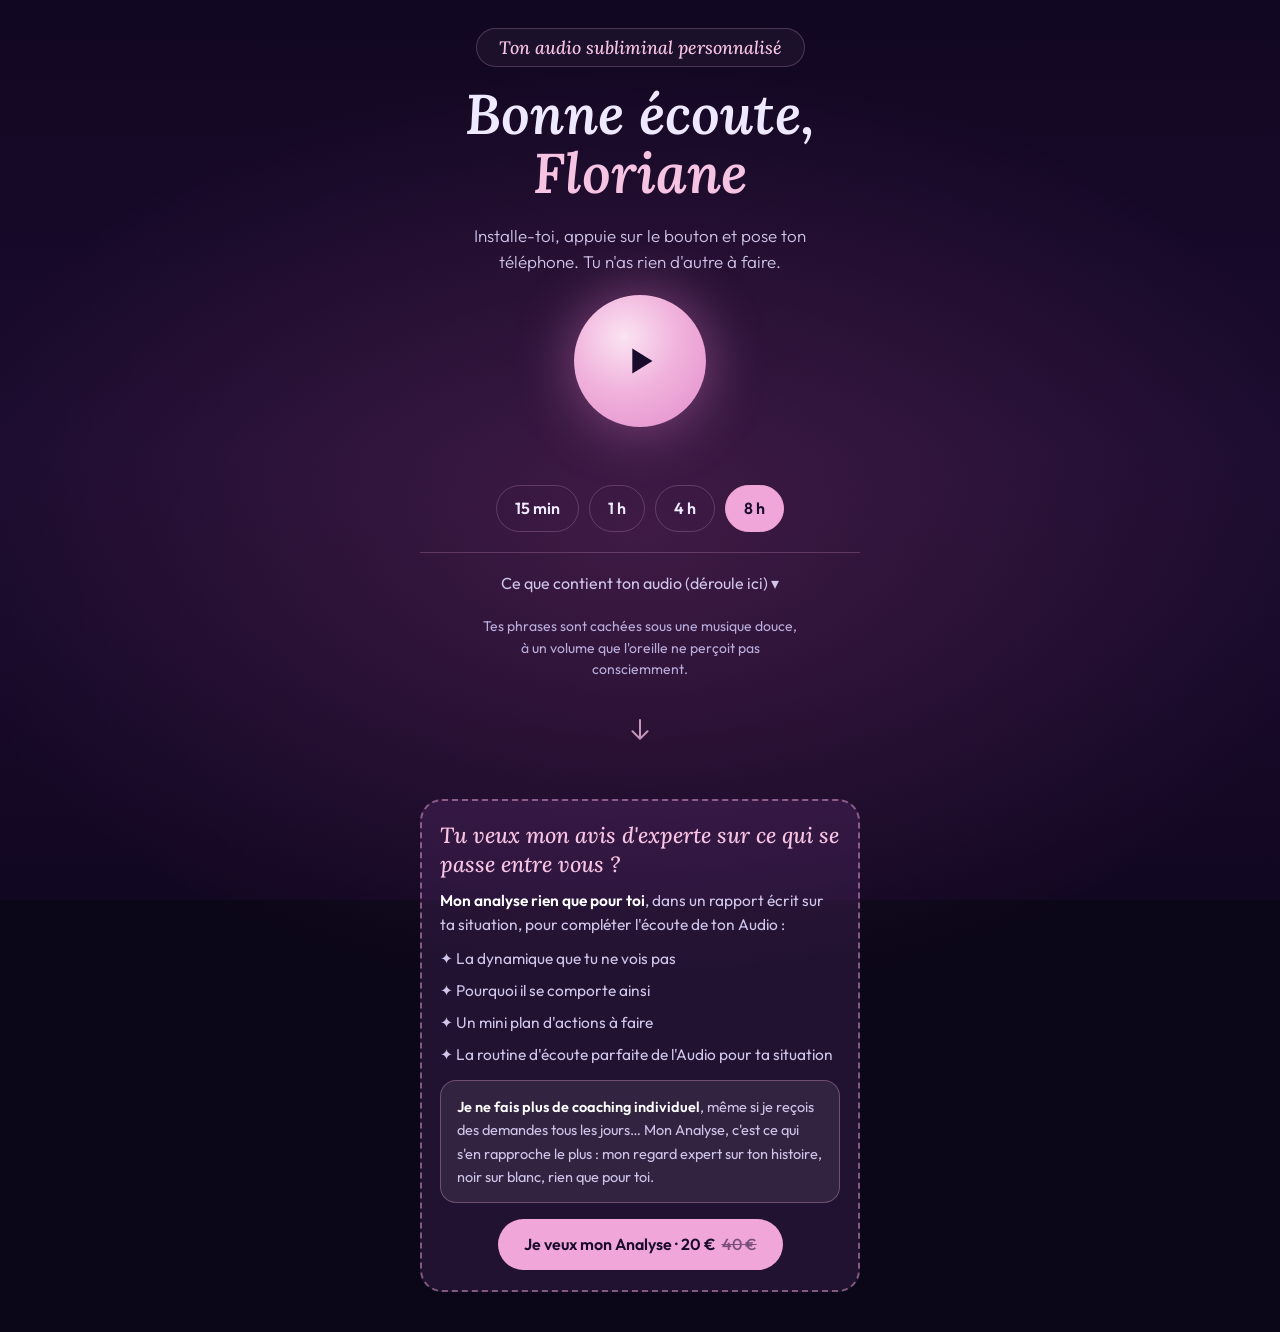
<file: index.html>
<!doctype html>
<html lang="fr"><head><meta charset="utf-8"><meta name="viewport" content="width=device-width,initial-scale=1,viewport-fit=cover">
<meta name="robots" content="noindex,nofollow"><meta name="theme-color" content="#150a2e">
<meta name="apple-mobile-web-app-capable" content="yes"><meta name="apple-mobile-web-app-status-bar-style" content="black-translucent"><meta name="apple-mobile-web-app-title" content="Mon Audio">
<title>Ton audio subliminal personnalisé</title>
<link rel="stylesheet" href="../commun/page.css">
</head><body>
<script>window.PAGE={"prenom":"Floriane","affirmations":["Je suis inoubliable, m'aimer est irrésistible.","Je suis son choix pour toujours, s'engager avec moi est naturel et rassurant.","Un nouveau chapitre passionnant de ma vie commence.","Je sais que je suis son évidence.","Je suis l'obsession douce qui occupe constamment l'esprit de Rayan.","Je me choisis vraiment, et je le montre dans chacun de mes gestes.","Je ne reste pas dans l'ombre : je suis visible dans la vie de Rayan.","Je suis la priorité de Rayan, la personne la plus importante pour lui.","Je n'ai pas besoin de me faire petite pour être gardée.","Mon temps est précieux, et je le remplis de ce qui me fait du bien.","Je suis sa petite amie, jamais un passe-temps pour lui.","Notre relation est officielle, claire, et je me sens pleinement sa petite amie.","Je mérite d'être choisie ouvertement, sans rien avoir à prouver.","Nous faisons des dates, des weekends quelque part, des vacances ensemble.","Je mérite des nouvelles, de la clarté et de la douceur dans ce lien.","Les idées de voyages se concrétisent.","Mon esprit est paisible, je ne spirale plus sur ce que j'ai dit ou fait.","Mes soirées m'appartiennent : je choisis ce que j'en fais.","Je suis assez, entièrement, telle que je suis.","Je me sens en sécurité dans ce lien, même quand Rayan a besoin de se ressourcer.","Je me libère de ces doutes dûs au chaud-froid de Rayan.","Je n'ai plus à me demander où je me situe : je suis sereine.","Je donne autant de poids aux actes qu'aux mots, et je garde mon cap.","Ma présence est précieuse, je n'ai jamais à me cacher.","Je mérite d'être vue au grand jour, pas seulement tard le soir.","Je me sens légère et confiante dans ce que je vis avec Rayan.","Je suis une priorité, jamais une option.","Avec Rayan, je me sens choisie, importante et pleinement à ma place.","Je me mets sur un piédestal, et Rayan aussi me met haut dans son estime.","Quand mon téléphone reste silencieux, ma valeur ne bouge pas et je reste en paix."],"audio":"audio.mp4","offre":"Audio","stripe":"https://buy.stripe.com/28E7sM3Cp8Si6ai7Ya6wE0r"};</script>
<script src="../commun/page.js"></script>
</body></html>
</file>
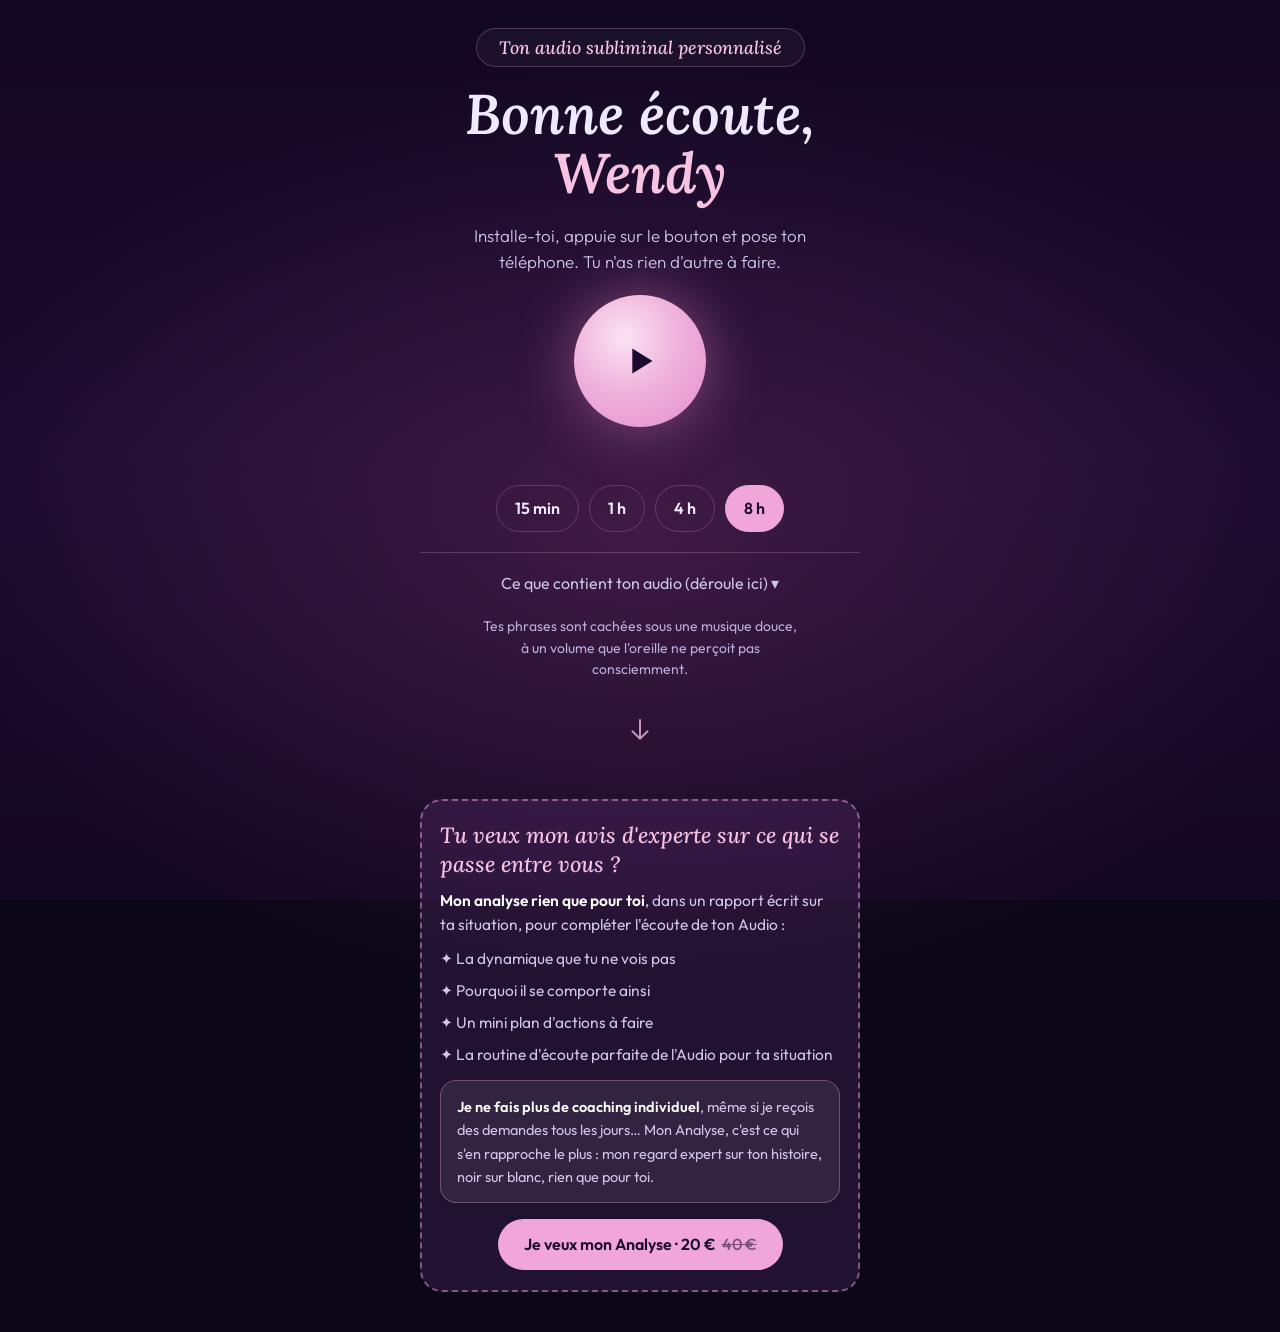
<file: 1024-wendy/index.html>
<!doctype html>
<html lang="fr"><head><meta charset="utf-8"><meta name="viewport" content="width=device-width,initial-scale=1,viewport-fit=cover">
<meta name="robots" content="noindex,nofollow"><meta name="theme-color" content="#150a2e">
<meta name="apple-mobile-web-app-capable" content="yes"><meta name="apple-mobile-web-app-status-bar-style" content="black-translucent"><meta name="apple-mobile-web-app-title" content="Mon Audio">
<title>Ton audio subliminal personnalisé</title>
<link rel="stylesheet" href="../commun/page.css">
</head><body>
<script>window.PAGE={"prenom":"Wendy","affirmations":["Je reste en paix face au silence radio et je ne panique plus lorsque Murphy ne répond pas.","Je ne dépends plus de l'humeur des autres, de Murphy, pour me sentir bien et en sécurité.","Je ne suis plus dans l'attente d'un message, d'un appel ou d'une réponse de Murphy pour avancer dans ma vie.","Je ne rumine plus et je ne cherche plus constamment à comprendre le comportement de Murphy.","Je lâche prise sur ce que je ne peux pas contrôler et je retrouve ma paix intérieure, indépendamment des décisions de Murphy.","Mes pensées sont libres, et elles reviennent vers ma propre vie.","Je me détache émotionnellement de cette histoire, et ça me fait du bien.","Ma vie avance à mon rythme, et elle me plaît.","Je me recentre sur moi-même, et je me sens enfin à ma place.","Je suis patiente avec moi-même, et je laisse le temps faire son œuvre.","J'accepte que les décisions de Murphy lui appartiennent.","Mon bien-être est réel, et il vient de moi.","S'il doit revenir un jour, il reviendra, et moi je vis ma vie.","Je me sens légère, et mon cœur s'apaise jour après jour.","Je tourne la page avec douceur et je vais de l'avant.","Même si Murphy rencontre quelqu'un, je reste stable et en sécurité en moi.","Je suis apaisée avec ce que je sais, même sans toute la vérité.","Ma sérénité m'appartient, quoi que Murphy pense ou fasse.","Je fais ma part en toute confiance, et je lui laisse la sienne.","Cette histoire peut se clore en moi, sans dernière conversation.","J'ai reconnu mes torts, et je me pardonne pleinement.","Mon calme est solide, avec ou sans réponse.","Ma paix intérieure est déjà là, et je me l'offre maintenant.","Ma valeur est entière, quelle que soit la réponse des autres.","Je sais me rassurer moi-même, avec tendresse.","Je reste entière, même face au silence.","Mon amour est sincère, et il n'a pas besoin d'être rendu pour avoir de la valeur.","J'accueille mes émotions avec calme, et c'est moi qui choisis mes réactions.","Mon esprit est clair, et ma journée m'appartient.","J'ai eu le courage d'aimer et d'être honnête, et je suis fière de moi."],"audio":"audio.mp4","offre":"Audio"};</script>
<script src="../commun/page.js"></script>
</body></html>
</file>
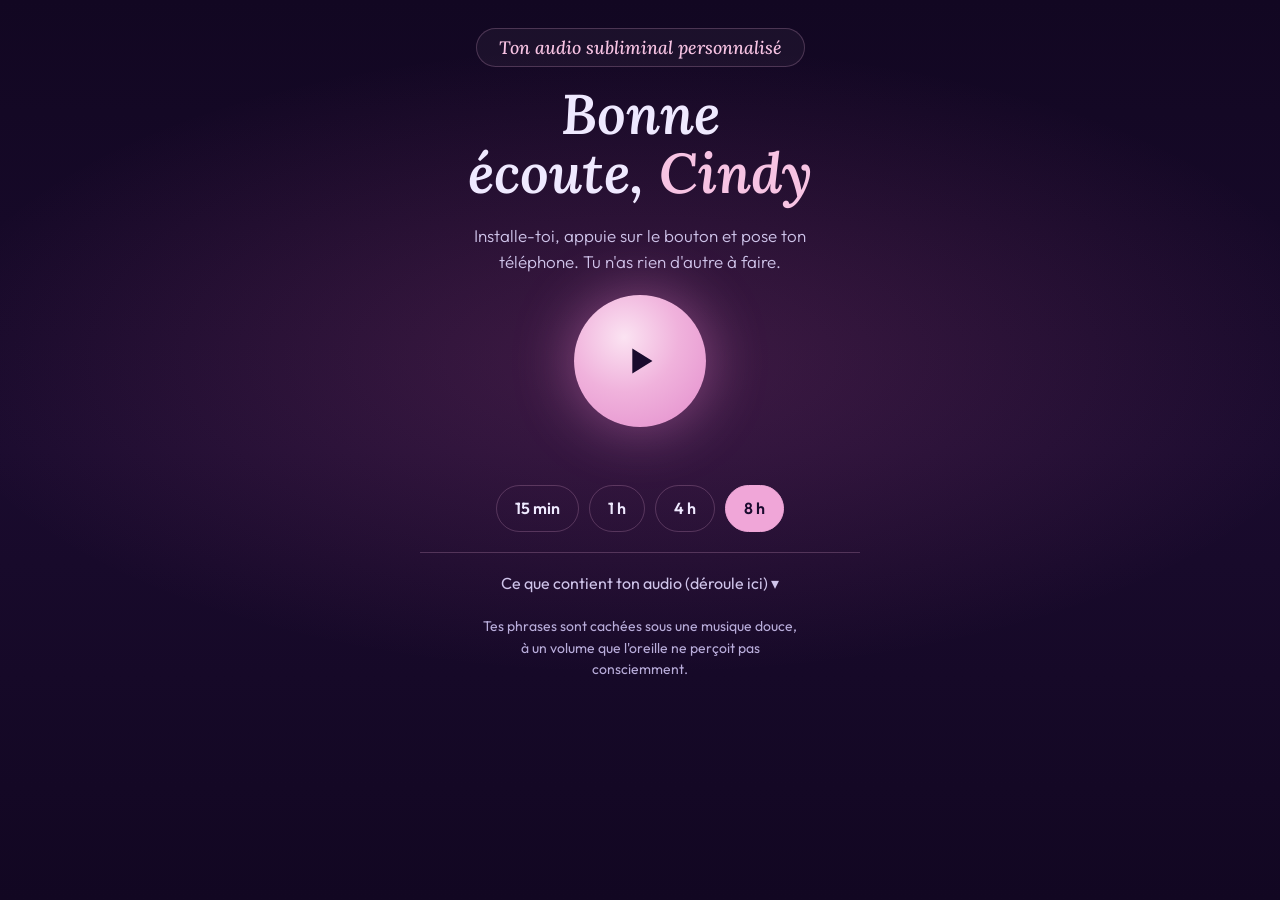
<file: 1025-cindy/index.html>
<!doctype html>
<html lang="fr"><head><meta charset="utf-8"><meta name="viewport" content="width=device-width,initial-scale=1,viewport-fit=cover">
<meta name="robots" content="noindex,nofollow"><meta name="theme-color" content="#150a2e">
<meta name="apple-mobile-web-app-capable" content="yes"><meta name="apple-mobile-web-app-status-bar-style" content="black-translucent"><meta name="apple-mobile-web-app-title" content="Mon Audio">
<title>Ton audio subliminal personnalisé</title>
<link rel="stylesheet" href="../commun/page.css">
</head><body>
<script>window.PAGE={"prenom":"Cindy","affirmations":["je suis une femme qui n’a pas besoin des messages de Jayden pour être heureuse","mon bonheur ne dépend que de moi et moi seule","Je reste calme, que Jayden écrive ou non.","je ne comble pas les silences que Jayden laisse, je fais autre chose","je reste dans mon énergie féminine et j’accepte de recevoir","Je pense à moi chaque jour, et ça me fait du bien.","Quand l'envie d'écrire à Jayden monte, je fais dix minutes d'autre chose.","Je n'ai pas besoin de tout porter pour être choisie.","Mon vendredi soir m'appartient, je le remplis comme j'en ai envie.","Mon besoin de clarté est légitime, il n'a rien d'excessif.","Le dimanche matin, j'ai déjà ma journée, sans attendre Jayden.","Je ne suis pas trop quand je dis ce que je ressens.","Je fixe mon week-end le jeudi, sans créneau « au cas où ».","Ma valeur ne change pas selon l'attention que Jayden me donne.","Je ne reste plus seule sur un quai à attendre Jayden.","Je peux aimer sans m'oublier, mon temps compte autant que le sien.","Je n'ai plus à tout expliquer en dix paragraphes pour mériter une réponse.","Je n'ai pas à prouver mon amour à Jayden pour être respectée.","Je peux vivre sans certaines questions sans réponses.","Mon besoin de vérité est une boussole, pas un défaut.","Je me fie à ce que j'ai vécu : les « j'arrive » sans actes, le quai de la gare du Nord.","Je peux rester tranquille sans réponse, je sais ce que je vaux.","Je suis fière de ma décision forte de ce matin-là.","Je ne cours pas après Jayden, je reste avec moi-même.","Je suis fière d'avoir posé une limite ce matin-là.","Je choisis des sorties qui me ressemblent : un resto, une balade.","Je mérite que les paroles de Jayden soient suivies d'actes.","Je pose mon téléphone loin du lit, mon sommeil m'appartient.","Je suis assez, même quand Jayden ne me rassure pas.","Je vois Jayden tel qu'il est, pas tel qu'il promet."],"audio":"audio.mp4","offre":"Audio + Analyse","stripe":""};</script>
<script src="../commun/page.js"></script>
</body></html>
</file>
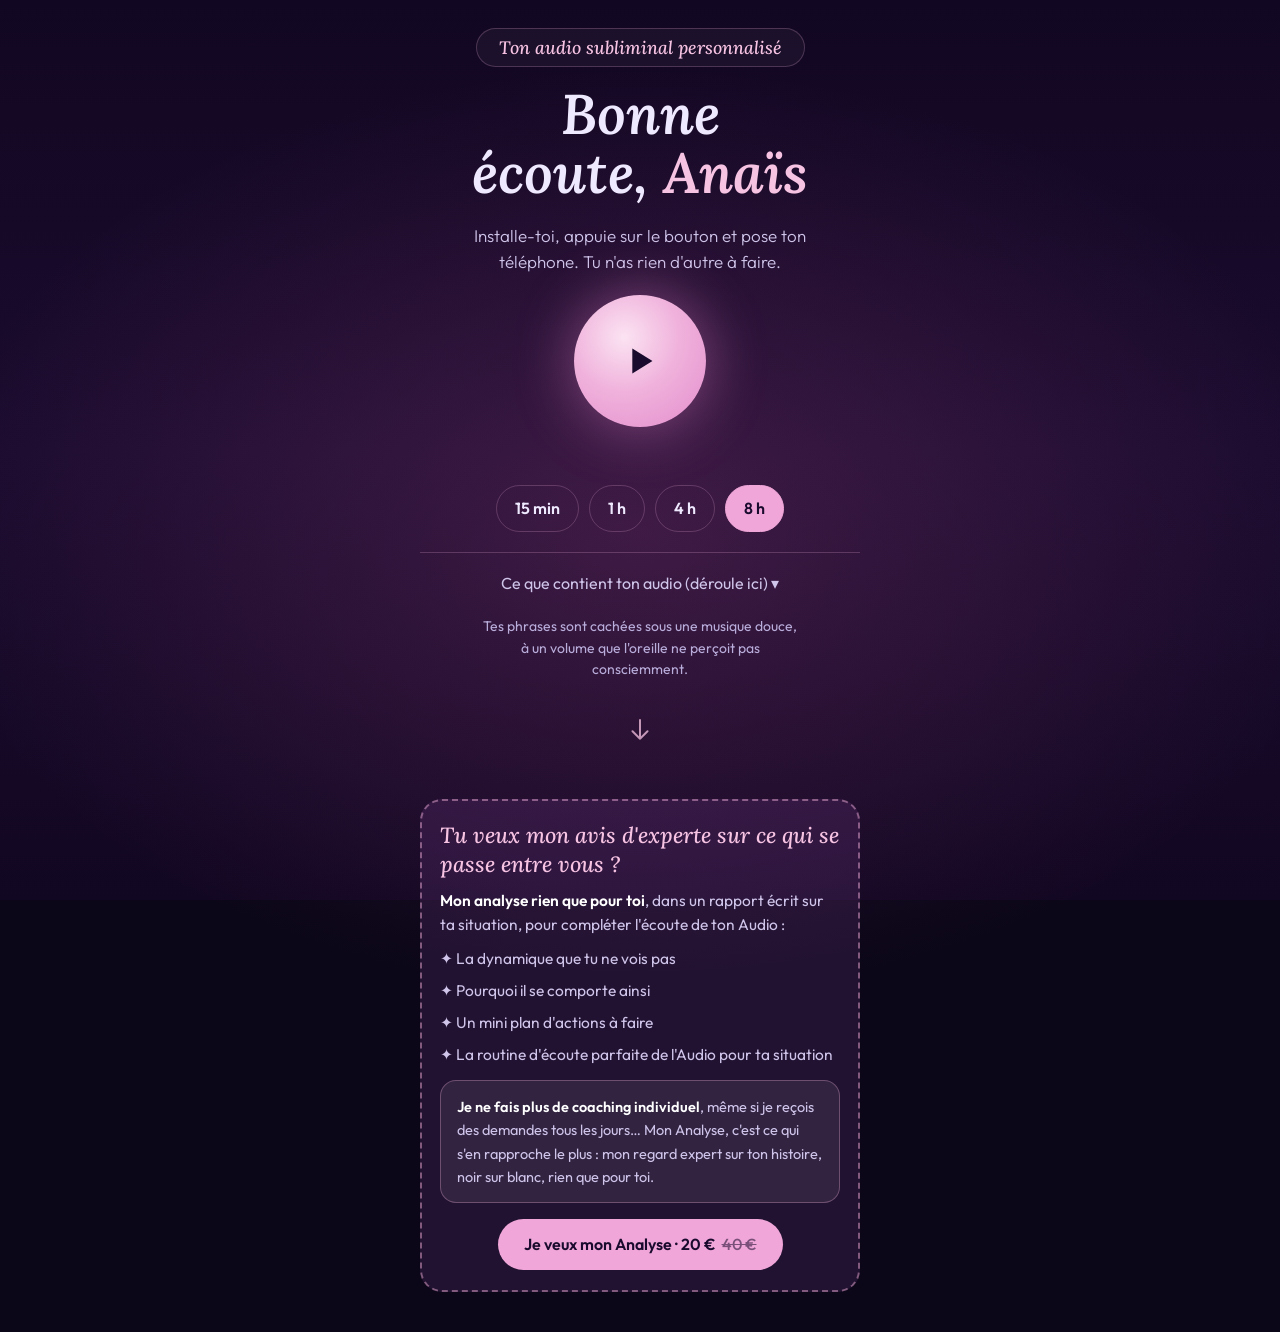
<file: 1026-anais/index.html>
<!doctype html>
<html lang="fr"><head><meta charset="utf-8"><meta name="viewport" content="width=device-width,initial-scale=1,viewport-fit=cover">
<meta name="robots" content="noindex,nofollow"><meta name="theme-color" content="#150a2e">
<meta name="apple-mobile-web-app-capable" content="yes"><meta name="apple-mobile-web-app-status-bar-style" content="black-translucent"><meta name="apple-mobile-web-app-title" content="Mon Audio">
<title>Ton audio subliminal personnalisé</title>
<link rel="stylesheet" href="../commun/page.css">
</head><body>
<script>window.PAGE={"prenom": "Anaïs", "affirmations": ["Je suis la seule et l'unique aux yeux de Franck.", "Je suis constamment dans les pensées de Franck.", "Franck a l'envie irrépressible de me contacter.", "Je suis la femme avec qui Franck a envie de construire sa vie.", "Je suis l'amour de sa vie.", "Franck revient vers moi pour construire quelque chose de solide.", "Je sais ce qui compte pour moi : une relation solide.", "Les projets d'avenir que j'imagine avec Franck sont clairs en moi.", "Franck revient vers moi, le cœur ouvert.", "Ce que nous avions commencé à comprendre l'un de l'autre, je le garde en moi.", "J'accueille un homme qui s'engage pleinement avec moi.", "Je mérite de me sentir en sécurité dans l'amour.", "Je me souviens que nous avons appris à nous apprivoiser, et cela comptait.", "Je vis une histoire qui avance, avec des projets à deux.", "Franck me regarde et voit en moi la femme de sa vie.", "Je construis quelque chose avec lui.", "Ma valeur ne dépend pas de la vie sentimentale de Franck.", "Je suis calme quand je pense à son ex.", "Je respire, même quand mes pensées tournent autour de lui.", "Après presque 4 ans sans contact, nos coeurs sont toujours là.", "Je suis progressivement débloquée de ses réseaux.", "Je me sens en sécurité en moi, même sans savoir ce que Franck vit.", "Je crois à un avenir avec lui, et cela me rassure.", "Je me libère de mon incompréhension face à la rupture.", "Je mérite d'être choisie pleinement et sans hésitation.", "Je ne suis remplaçable pour personne.", "Je suis assez, telle que je suis.", "Je n'ai rien gâché, je vaux la peine d'être aimée.", "Mon amour a de la valeur, et je le sais.", "Je n'ai plus à prouver que je mérite l'amour."], "audio": "audio.mp4", "offre": "Audio", "stripe": "https://buy.stripe.com/28E7sM3Cp8Si6ai7Ya6wE0r"};</script>
<script src="../commun/page.js"></script>
</body></html>
</file>
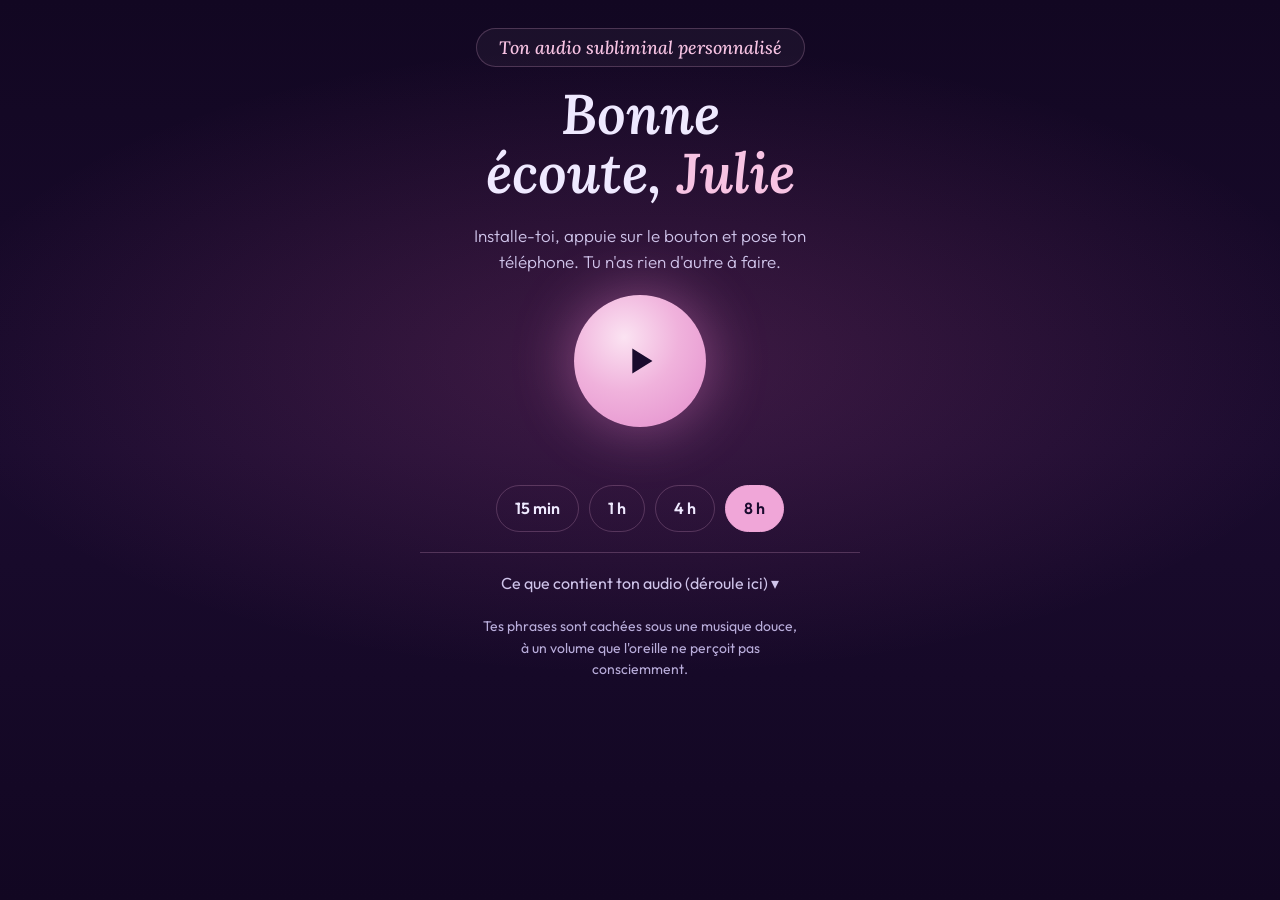
<file: 1027-julie/index.html>
<!doctype html>
<html lang="fr"><head><meta charset="utf-8"><meta name="viewport" content="width=device-width,initial-scale=1,viewport-fit=cover">
<meta name="robots" content="noindex,nofollow"><meta name="theme-color" content="#150a2e">
<meta name="apple-mobile-web-app-capable" content="yes"><meta name="apple-mobile-web-app-status-bar-style" content="black-translucent"><meta name="apple-mobile-web-app-title" content="Mon Audio">
<title>Ton audio subliminal personnalisé</title>
<link rel="stylesheet" href="../commun/page.css">
</head><body>
<script>window.PAGE={"prenom":"Julie","affirmations":["Je suis apaisée et sereine dans mes relations.","Je suis en sécurité.","Je suis assez.","Je mérite d'être aimée.","Je suis calme quand Ludovic met du temps à me contacter","Je décroche quand j'en ai envie, pas par réflexe, quand Ludovic appelle.","Je n'ai pas besoin d'être disponible à toute heure pour être choisie.","Un appel manqué de Ludovic n'est pas une occasion perdue.","Mon passé de ghosting ne dit rien de ce que je vaux.","Quand Ludovic se tait plusieurs jours, je relis ce que je vaux, et je me le redis : je suis assez.","Je ne gagne pas le droit d'être choisie, je l'ai déjà.","Je cesse de compter les jours de silence de Ludovic.","Mon calme m'appartient, il ne dépend d'aucun téléphone.","Ma valeur est là, avec ou sans message de Ludovic, et je n'ai pas à la prouver.","Je n'ai pas à guérir un homme pour mériter sa présence.","Mes deux soirées par semaine m'appartiennent, avec ou sans Ludovic.","Je suis irremplaçable dans ma propre vie, et je m'y installe.","Je dis ma limite une seule fois, calmement, et je la tiens.","Ce qu'on me dit clairement, je le prends au sérieux, même quand ça fait mal.","Je garde ensemble « jamais amoureux » et « tu me manques », et je choisis en conscience.","Je n'ai pas honte d'avoir attendu, j'apprends maintenant à me choisir moi.","Son « c'est pas pour te blesser » ne décide pas de ce que je vaux.","Je suis digne d'être choisie, même quand ça ne se voit pas encore.","Un baiser refusé avant de partir ne mesure pas ma valeur.","Je ne suis en compétition avec aucune autre femme, ni avec « une autre ».","Je donne beaucoup parce que j'ai du cœur, pas pour être gardée.","Avec Ludovic, je veux un lien clair, où je n'ai plus à deviner.","Je peux me sentir en sécurité même sans nouvelles de personne.","Je suis ancrée et une confiance nouvelle grandit en moi.","Je me choisis en premier, chaque jour, avec douceur."],"audio":"audio.mp4","offre":"Audio + Analyse","stripe":""};</script>
<script src="../commun/page.js"></script>
</body></html>
</file>
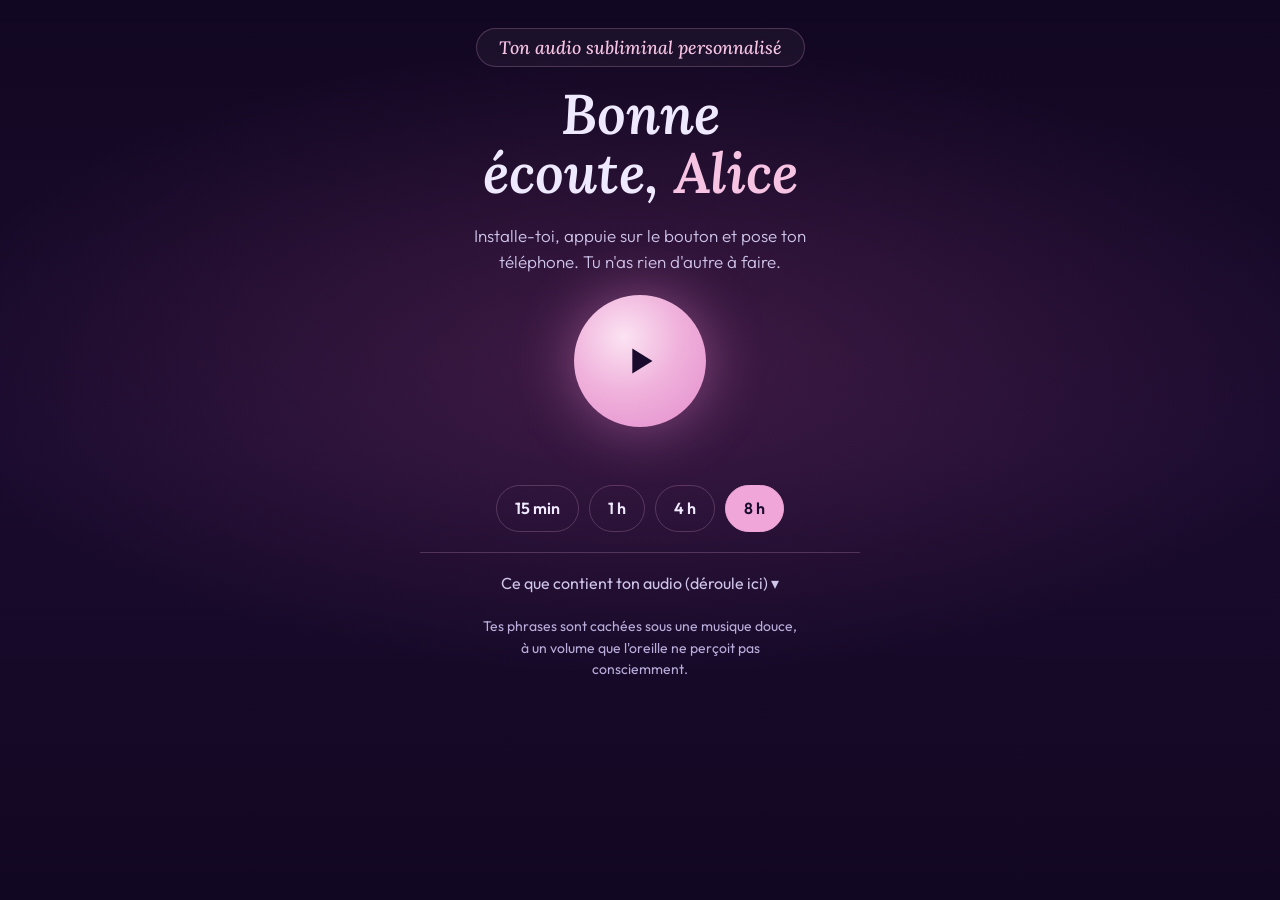
<file: 1029-alice/index.html>
<!doctype html>
<html lang="fr"><head><meta charset="utf-8"><meta name="viewport" content="width=device-width,initial-scale=1,viewport-fit=cover">
<meta name="robots" content="noindex,nofollow"><meta name="theme-color" content="#150a2e">
<meta name="apple-mobile-web-app-capable" content="yes"><meta name="apple-mobile-web-app-status-bar-style" content="black-translucent"><meta name="apple-mobile-web-app-title" content="Mon Audio">
<title>Ton audio subliminal personnalisé</title>
<link rel="stylesheet" href="../commun/page.css">
</head><body>
<script>window.PAGE={"prenom":"Alice","affirmations":["Je me sens pleinement puissante aimée et désirée auprès d’un homme qui sait aimer.","Je peux être pleinement moi même avec lui.","Je me sens aimée totalement et entièrement telle que je suis auprès de lui.","Je sais qu’il pose les actions justes et bonnes pour nous deux.","J’ai confiance en moi, en lui en nous et en la vie.","Quand un homme magnétique s'intéresse à moi, je reste là, et je reste moi.","Je n'ai pas à me diminuer pour qu'on me choisisse.","Je reste une minute de plus dans la conversation, et mon corps s'apaise.","Je peux être aimée sans me perdre ni m'oublier.","Je lâche le mode protection quand un regard se pose sur moi.","Je dis mon envie, le lieu, le plat, mon avis, et j'existe.","Ce que je ressens compte autant que ce que je vois chez lui.","Je dis non avec douceur quand au fond je sais que ça ne me convient pas.","Je n'ai pas besoin de garder mes distances pour me sentir en sécurité : je suis en sécurité en moi, même tout près de lui.","Je suis avec quelqu'un qui planifie de manière juste des moments avec moi.","Je peux recevoir ce qu'on m'offre sans me sentir redevable ni petite.","Je ne confonds plus ma fermeture avec un manque d'intérêt, c'est de la peur.","Mon besoin de profondeur n'est pas trop exigeant, il est juste.","Quand je pense à ceux qui me semblent à la hauteur, je reste à ma hauteur.","Je reste entière même quand quelqu'un me regarde vraiment.","Je ne rencontre plus des hommes juste pour éviter le risque.","Je n'attends plus d'être choisie, je me choisis déjà chaque jour.","Je reste là et je reste moi, je suis en sécurité.","Mon attirance compte, et je la prends au sérieux.","Je me libère de mes peurs vi-à-vis des autres et de moi.","Je souffre moins de mes anciennes blessures parce que je reste avec moi.","Avec celui qui saura m'inviter, je reçois l'invitation avec joie et simplicité.","Je suis assez belle et assez moi pour plaire à l'homme qui me verra.","Ensemble, nous rions, nous méditons, nous construisons, et tout reste fluide.","Je respire, je me sens en sécurité, et je laisse venir la sérénité."],"audio":"audio.mp4","offre":"Audio + Analyse","stripe":""};</script>
<script src="../commun/page.js"></script>
</body></html>
</file>
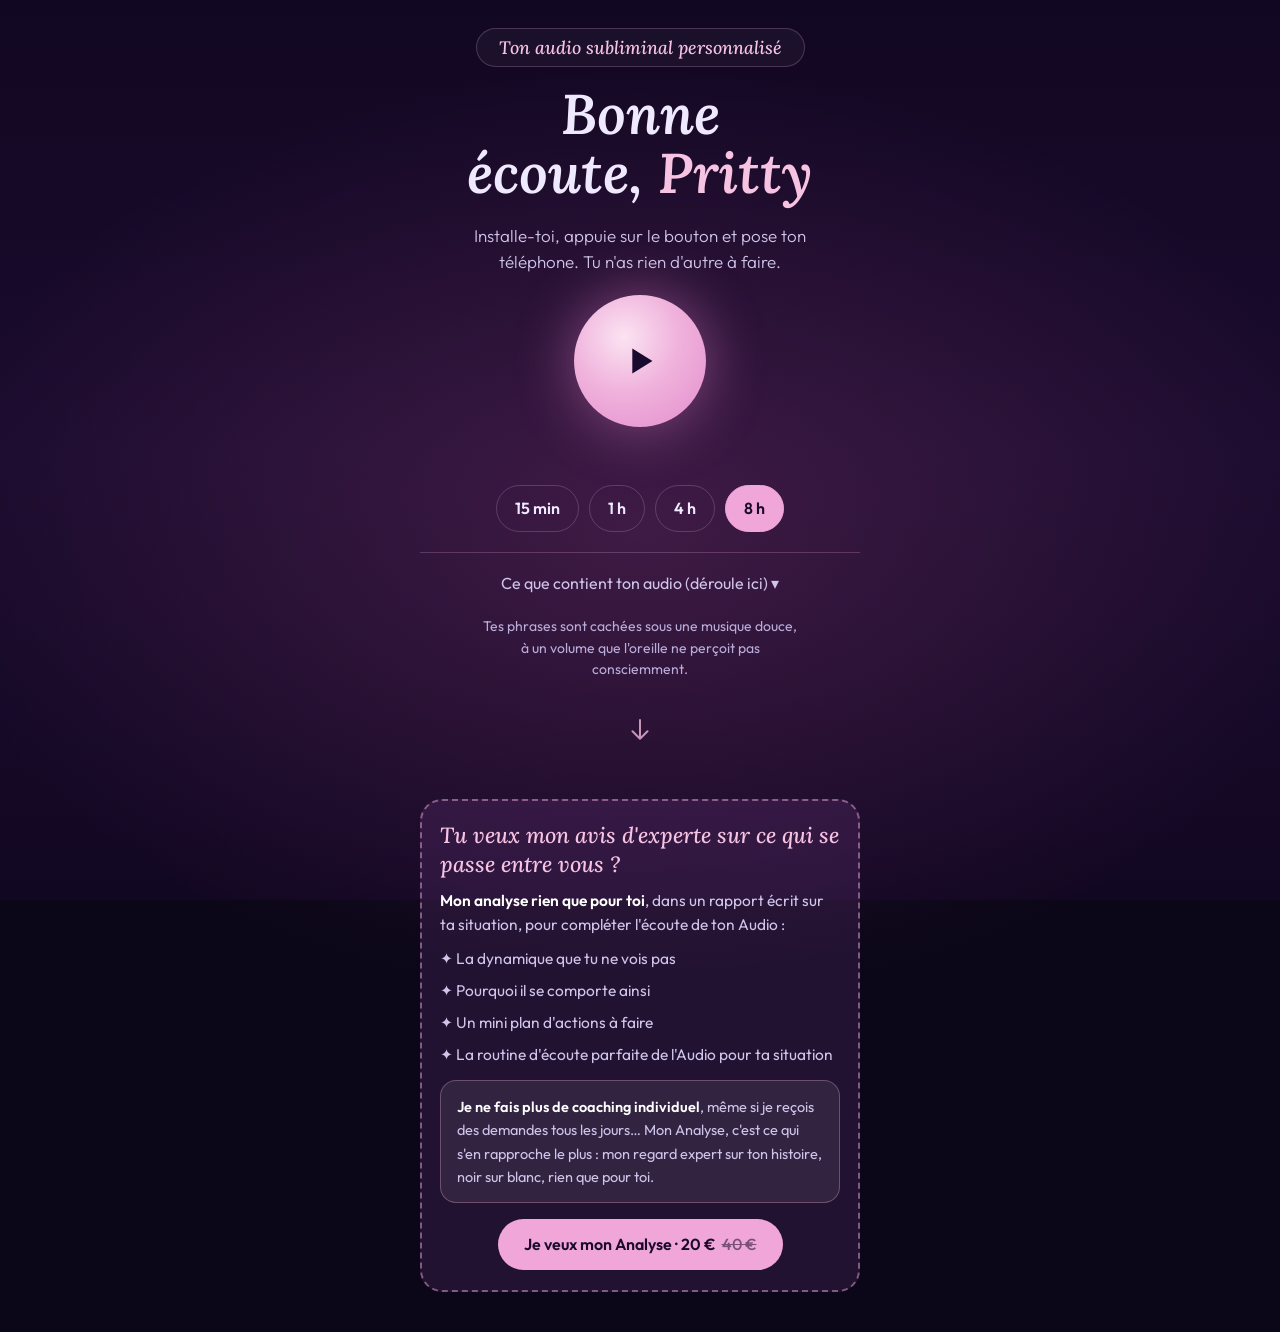
<file: 1030-pritty/index.html>
<!doctype html>
<html lang="fr"><head><meta charset="utf-8"><meta name="viewport" content="width=device-width,initial-scale=1,viewport-fit=cover">
<meta name="robots" content="noindex,nofollow"><meta name="theme-color" content="#150a2e">
<meta name="apple-mobile-web-app-capable" content="yes"><meta name="apple-mobile-web-app-status-bar-style" content="black-translucent"><meta name="apple-mobile-web-app-title" content="Mon Audio">
<title>Ton audio subliminal personnalisé</title>
<link rel="stylesheet" href="../commun/page.css">
</head><body>
<script>window.PAGE={"prenom":"Pritty","affirmations":["Je suis rayonnante.","Je manifeste un homme qui veut être avec moi.","Je suis importante.","Je suis dans le détachement.","Je suis belle.","Je prends mon temps avant de me donner.","J'attire des hommes qui souhaitent construire quelque chose avec moi.","Un homme me choisit, et il a envie de moi pour de vrai.","Je suis désirée pour ce que je suis, pas seulement pour une nuit.","Je suis voulue par un homme, et ça se sent.","Je me donne à celui qui reste, pas à celui qui passe.","Je suis importante pour moi, même quand personne ne m'écrit.","Je plais à un homme qui veut une relation avec moi.","Ma journée m'appartient, je me libère de mes pensées sur Brice.","Je ressens la joie d'être voulue par un homme.","Mon corps et mon cœur sont tous les deux désirés.","L'homme qui est avec moi me veut sans hésiter.","Je n'attire plus des hommes qui veulent moins de moi après avoir couché avec moi.","Je choisis un autre destin pour ma vie amoureuse.","Je me libère de ce schéma actuel que je trouve toxique.","Ce qui s'est passé avec Brice ne définit pas ma valeur.","Brice n'a pas envie de moi, et je reste entière.","Le silence entre Brice et moi ne me fait plus mal.","Je suis en paix avec le fait que Brice ne soit plus là.","Je me sens calme, même sans nouvelles de Brice.","Je suis légère, et je me sens libre d'avancer.","Je mérite qu'on me choisisse sans réserve.","Ma valeur ne dépend pas de l'envie d'un homme.","Je suis assez, exactement comme je suis.","Je suis une femme qu'on a envie de garder."],"audio":"audio.mp4","offre":"Audio","stripe":"https://buy.stripe.com/28E7sM3Cp8Si6ai7Ya6wE0r"};</script>
<script src="../commun/page.js"></script>
</body></html>
</file>
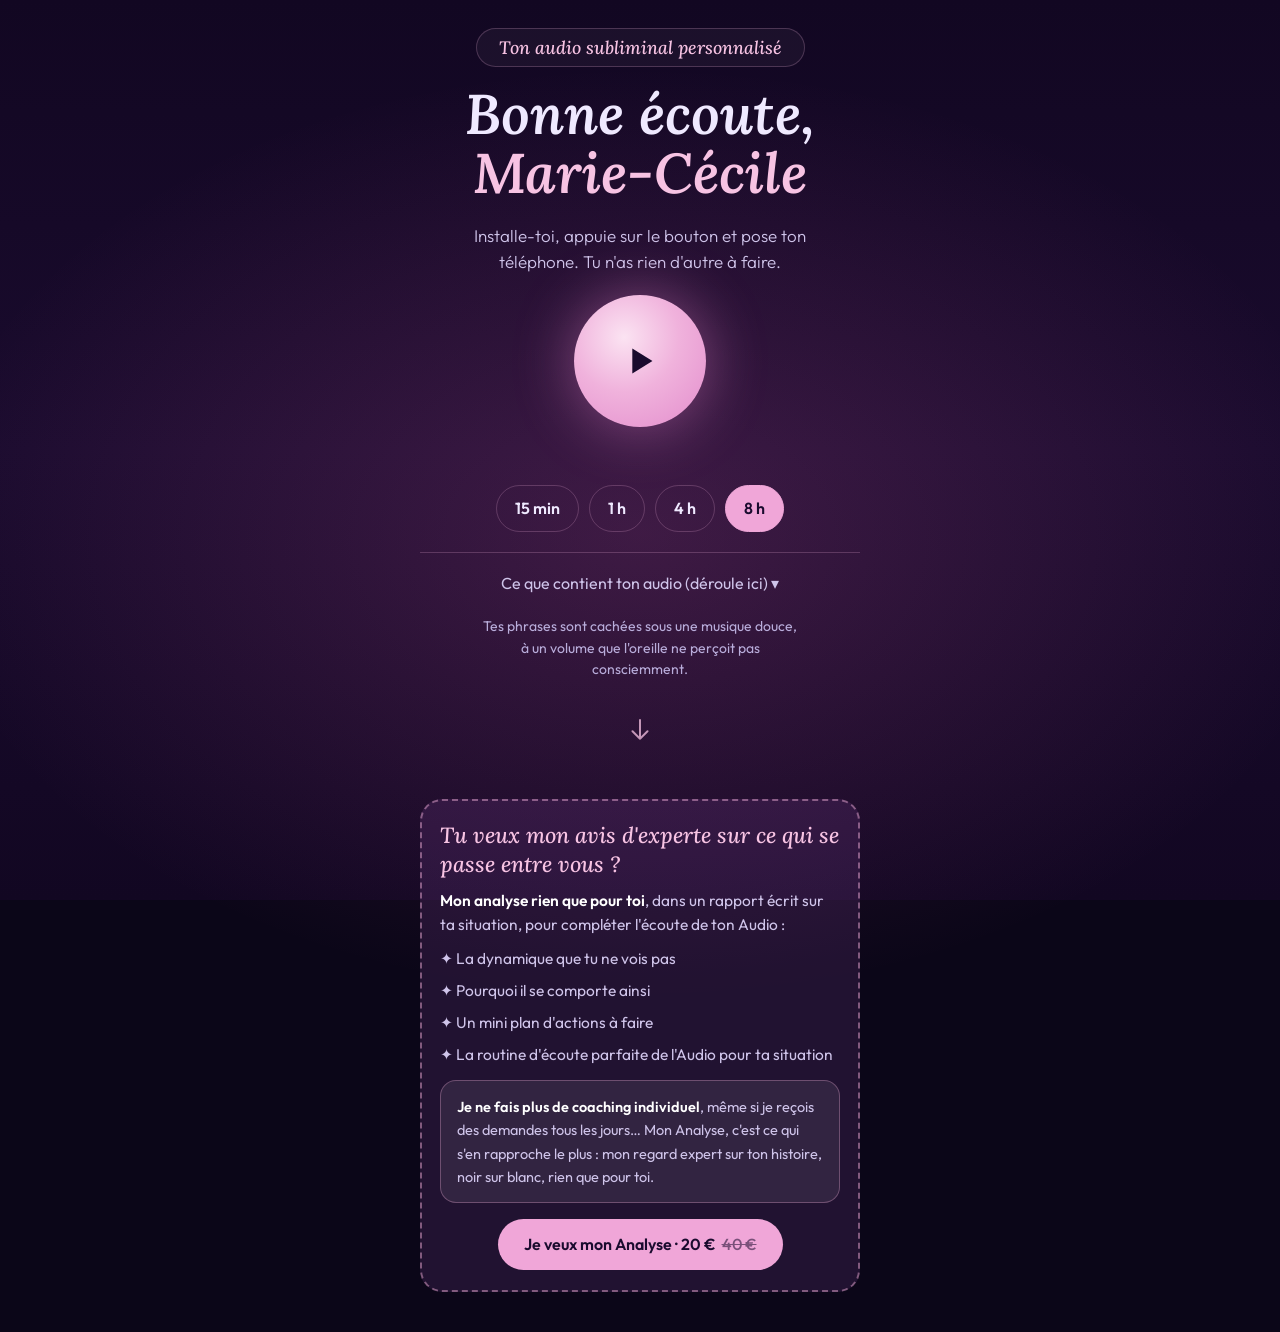
<file: 1031-marie-cecile/index.html>
<!doctype html>
<html lang="fr"><head><meta charset="utf-8"><meta name="viewport" content="width=device-width,initial-scale=1,viewport-fit=cover">
<meta name="robots" content="noindex,nofollow"><meta name="theme-color" content="#150a2e">
<meta name="apple-mobile-web-app-capable" content="yes"><meta name="apple-mobile-web-app-status-bar-style" content="black-translucent"><meta name="apple-mobile-web-app-title" content="Mon Audio">
<title>Ton audio subliminal personnalisé</title>
<link rel="stylesheet" href="../commun/page.css">
</head><body>
<script>window.PAGE={"prenom":"Marie-Cécile","affirmations":["Ce que je suis en train d'écouter prend effet immédiatement.","Mes jambes me portent toutes seules, légères et fluides.","Je cours vite, à l'allure dont je rêve.","Je suis fière de moi quand je franchis la ligne d'arrivée.","Mes jambes sont légères, elles avancent sans effort.","Je fais un temps incroyable, portée par l'adrénaline.","Je suis assez, même quand je cours lentement.","Je lâche prise et mon corps sait quoi faire.","Le mur ne m'arrête pas, je le traverse.","Mon souvenir du dernier semi ne dirige plus ma course.","Je cours vite et je sens ma puissance à chaque foulée.","Je mérite d'être fière de moi, quel que soit mon chrono.","Mes chevilles sont solides et stables.","Je cours comme une évidence, mon corps trouve son rythme.","Le regard de mes collègues glisse sur moi, je reste dans ma course.","J'arrête d'être pessimiste, je me laisse croire en moi.","Mes pieds sont à l'aise, sans ampoules.","Mes écouteurs tiennent bon, ma musique m'accompagne.","Je n'ai rien à prouver, ma valeur ne dépend pas de ma vitesse.","Je sens que j'avance, et je ne suis pas déçue.","Je suis fière de mon courage d'être sur la ligne de départ.","Je me sens calme et prête pour ce semi.","Je suis fluide, rapide, et les kilomètres défilent.","Je suis légitime à ma place, quelle que soit ma vitesse.","Je cours libre du regard des autres, juste avec moi-même.","Mon corps est capable, et je lui fais confiance.","Je vis cette course avec joie, pas avec la peur.","J'arrive au bout avec un temps dont je suis fière.","Je m'autorise à être surprise par ce que mon corps peut faire.","La colère du dernier semi s'en va, je laisse la place à la douceur.","Je traverse la ligne d'arrivée portée par le lâcher prise."],"audio":"audio.mp4","offre":"Audio","stripe":"https://buy.stripe.com/28E7sM3Cp8Si6ai7Ya6wE0r"};</script>
<script src="../commun/page.js"></script>
</body></html>
</file>
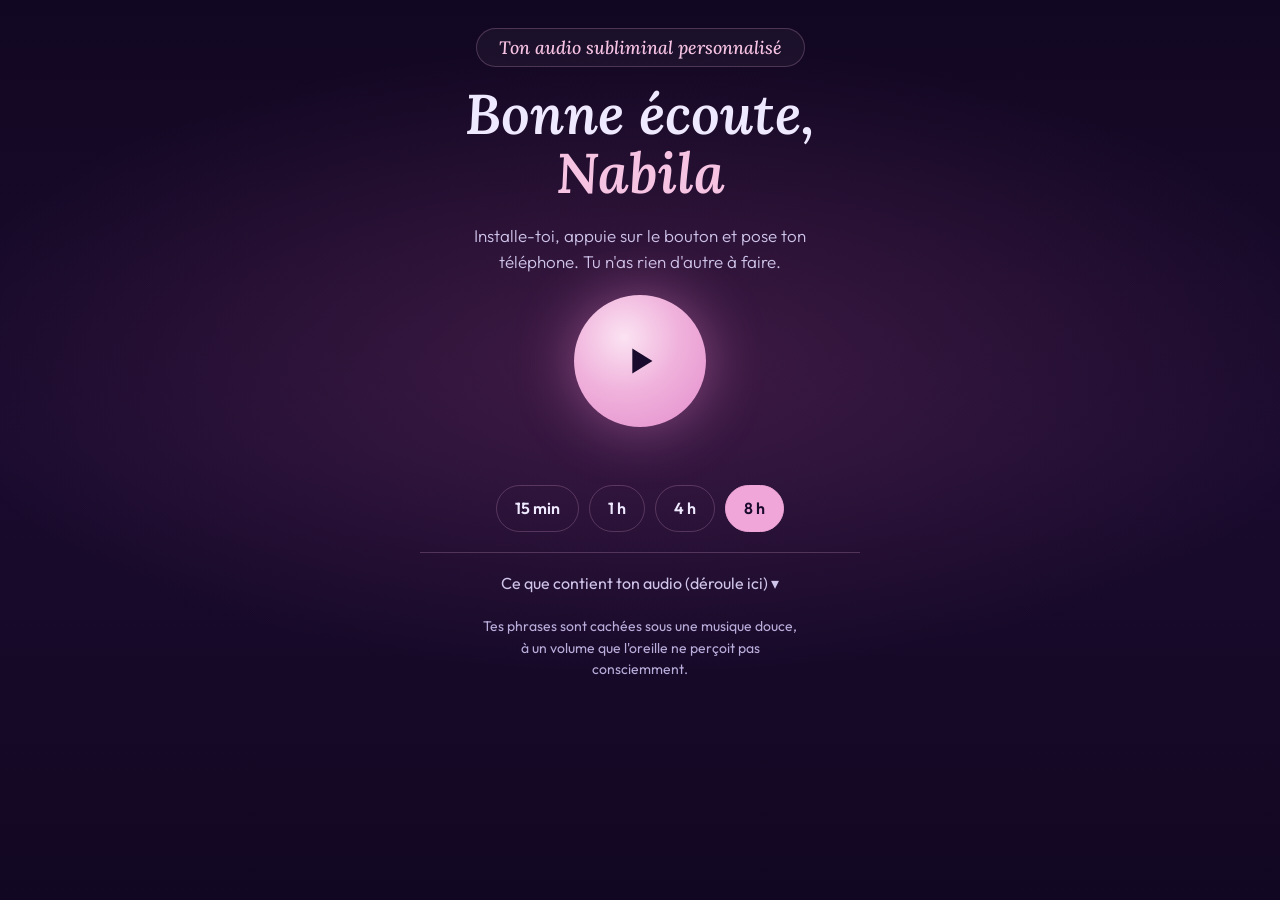
<file: 1102-nabila/index.html>
<!doctype html>
<html lang="fr"><head><meta charset="utf-8"><meta name="viewport" content="width=device-width,initial-scale=1,viewport-fit=cover">
<meta name="robots" content="noindex,nofollow"><meta name="theme-color" content="#150a2e">
<meta name="apple-mobile-web-app-capable" content="yes"><meta name="apple-mobile-web-app-status-bar-style" content="black-translucent"><meta name="apple-mobile-web-app-title" content="Mon Audio">
<title>Ton audio subliminal personnalisé</title>
<link rel="stylesheet" href="../commun/page.css">
</head><body>
<script>window.PAGE={"prenom":"Nabila","affirmations":["Je suis profondément, aimée, choisie et respectée.","Je mérite un amour sincère, stable et réciproque.","Je ne cours plus après l'amour","Je suis en paix avec moi même","Je suis une femme qui connaît sa valeur","Qu'il revienne de lui-même ou non, je reste entière.","Je n'écris plus quand il n'écrit pas : c'est mon choix, pas une punition.","Quand Kevin disparaît plusieurs jours, ma journée reste pleine et continue.","Je veux une relation où je sais clairement où je me situe.","Je veux un homme qui vient vers moi par envie, sans que j'aie à lui rappeler que j'existe.","Je ne regarde plus mon téléphone en espérant un message.","Je veux des actes de Kevin, pas seulement des « je t'aime » entre deux silences.","Je ne compte plus les heures ni les jours sans nouvelles.","Je ne panique plus quand il ne répond pas.","Un simple émoticône ne demande rien de moi.","Je confie mes émotions à mes propres mains.","Je peux laisser de l'espace sans craindre qu'on m'oublie.","Ma valeur ne dépend pas de l'attention qu'un homme me porte.","Je ne réclame plus le minimum : je choisis ce qui m'est offert librement.","Je laisse la peur d'être oubliée se calmer sans courir.","Je suis heureuse, sereine et épanouie, même quand il n'est pas présent.","Ma sensibilité est un don, pas une dette envers qui que ce soit.","Avec Kevin, je veux de la tendresse sans réclamer le minimum.","Il peut savoir que j'existe sans que j'aie besoin d'une story ni d'un silence calculé.","Je peux aimer Kevin et rester sereine quand il n'est pas là.","Je veux un amour fidèle, tendre, complice et réciproque, et je sais le reconnaître.","Je ne partage plus ma place dans une relation floue.","Je veux que Kevin prenne une vraie décision, et je ne reste pas suspendue à son choix.","Je garde mon désir et ma tendresse pour Kevin sans devenir froide ni dépendante.","Je veux que Kevin me choisisse pleinement, et je sais ce qu'il me faut pour rester."],"audio":"audio.mp4","offre":"Audio + Analyse","stripe":""};</script>
<script src="../commun/page.js"></script>
</body></html>
</file>
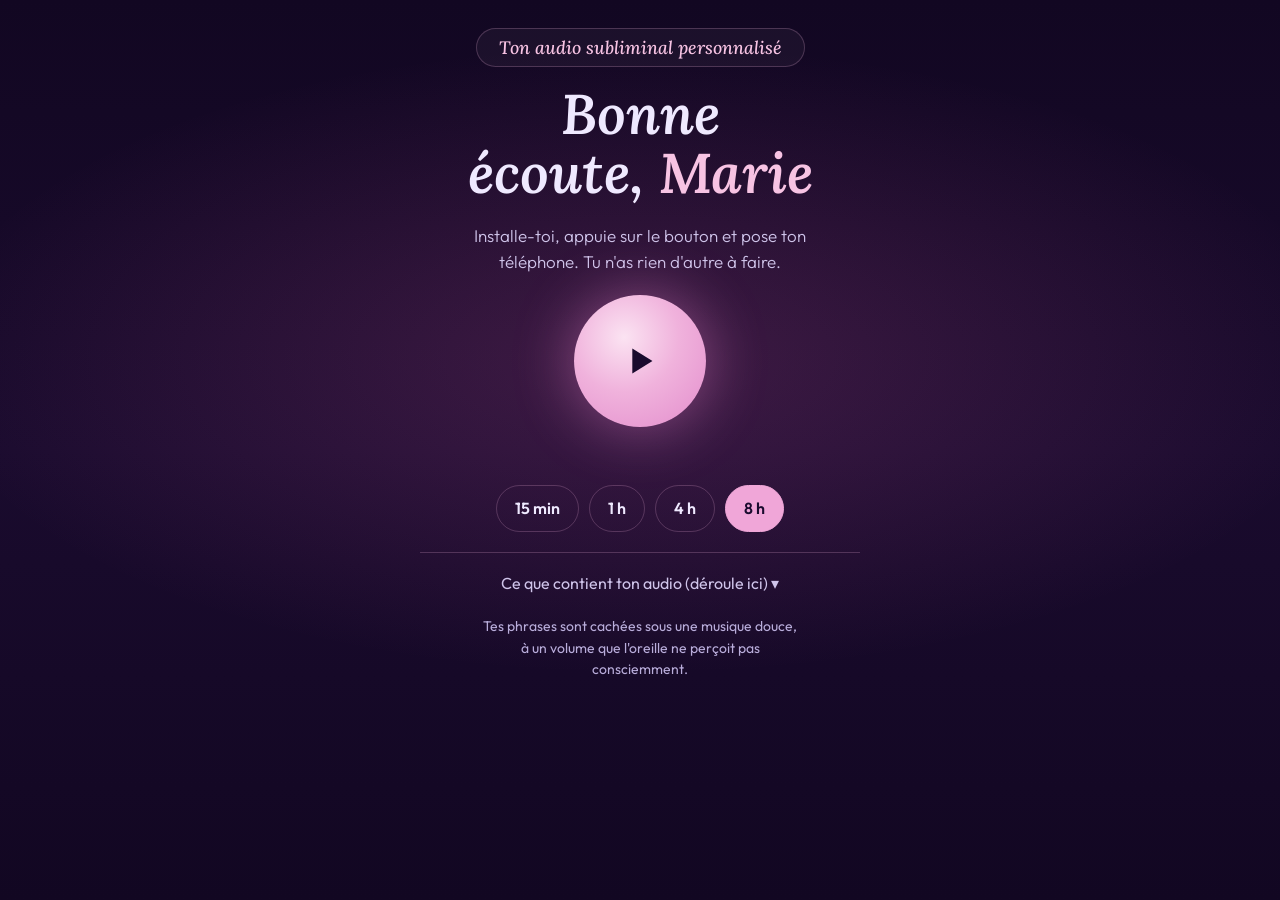
<file: 1103-marie/index.html>
<!doctype html>
<html lang="fr"><head><meta charset="utf-8"><meta name="viewport" content="width=device-width,initial-scale=1,viewport-fit=cover">
<meta name="robots" content="noindex,nofollow"><meta name="theme-color" content="#150a2e">
<meta name="apple-mobile-web-app-capable" content="yes"><meta name="apple-mobile-web-app-status-bar-style" content="black-translucent"><meta name="apple-mobile-web-app-title" content="Mon Audio">
<title>Ton audio subliminal personnalisé</title>
<link rel="stylesheet" href="../commun/page.css">
</head><body>
<script>window.PAGE={"prenom":"Marie","affirmations":["Je suis sereine et apaisée quand je croise Nicolas","Je rayonne quand je croise Nicolas","Je redeviens la femme pleine de folie et de gaieté","Je suis à nouveau la femme qu'on remarque quand j'arrive","Je ne veux plus que Nicolas ressente un malaise quand on se croise","Je dis bonjour à Nicolas d'une voix calme et je continue mon chemin.","Je n'ai pas besoin d'être disponible à toute heure pour être choisie.","Mon malaise m'appartient, je n'ai pas à porter celui de Nicolas.","Ma sérénité ne dépend pas du regard d'un homme.","Quand je croise Nicolas au foot, je regarde mes garçons et je respire.","Le silence de quelqu'un n'est pas un verdict sur ma valeur.","Je laisse le silence de mon téléphone tomber sur une vie déjà pleine.","Je n'ai pas honte d'avoir aimé vite et de tout mon cœur.","Mes trois rendez-vous de la semaine sont à moi, et je les tiens.","Ma valeur ne se mesure pas au nombre de messages reçus.","Je poste ce que j'aime, sans me demander si Nicolas regarde.","Je peux aimer fort sans me perdre dans l'intensité.","Le concert où il n'est pas venu ne dit rien de ma valeur.","Je n'ai pas à rayonner pour qu'on reste près de moi.","Si l'envie de lui écrire revient, j'attends trois jours et je choisis.","Ma gentillesse est une force, je la donne avec mes limites.","Ce que j'ai vécu cet été était vrai pour moi, et ça me suffit.","Je me fais confiance pour sentir ce qui est juste pour moi.","Je reste en paix, qu'il y ait quelqu'un d'autre dans sa vie ou non.","Je reste sur ma position de l'avoir bloqué et enlevé des réseaux.","À la sortie de l'école, je suis simplement une maman qui dit bonjour.","Les traumas de Nicolas lui appartiennent, je m'occupe de mon cœur à moi.","Je désire une relation stable avec Nicolas, et je la laisse venir doucement.","Avec Nicolas, je choisis la douceur plutôt que l'intensité de l'été.","Je me libère de ce malaise à l'école et au foot, je vis pour moi."],"audio":"audio.mp4","offre":"Audio + Analyse","stripe":""};</script>
<script src="../commun/page.js"></script>
</body></html>
</file>
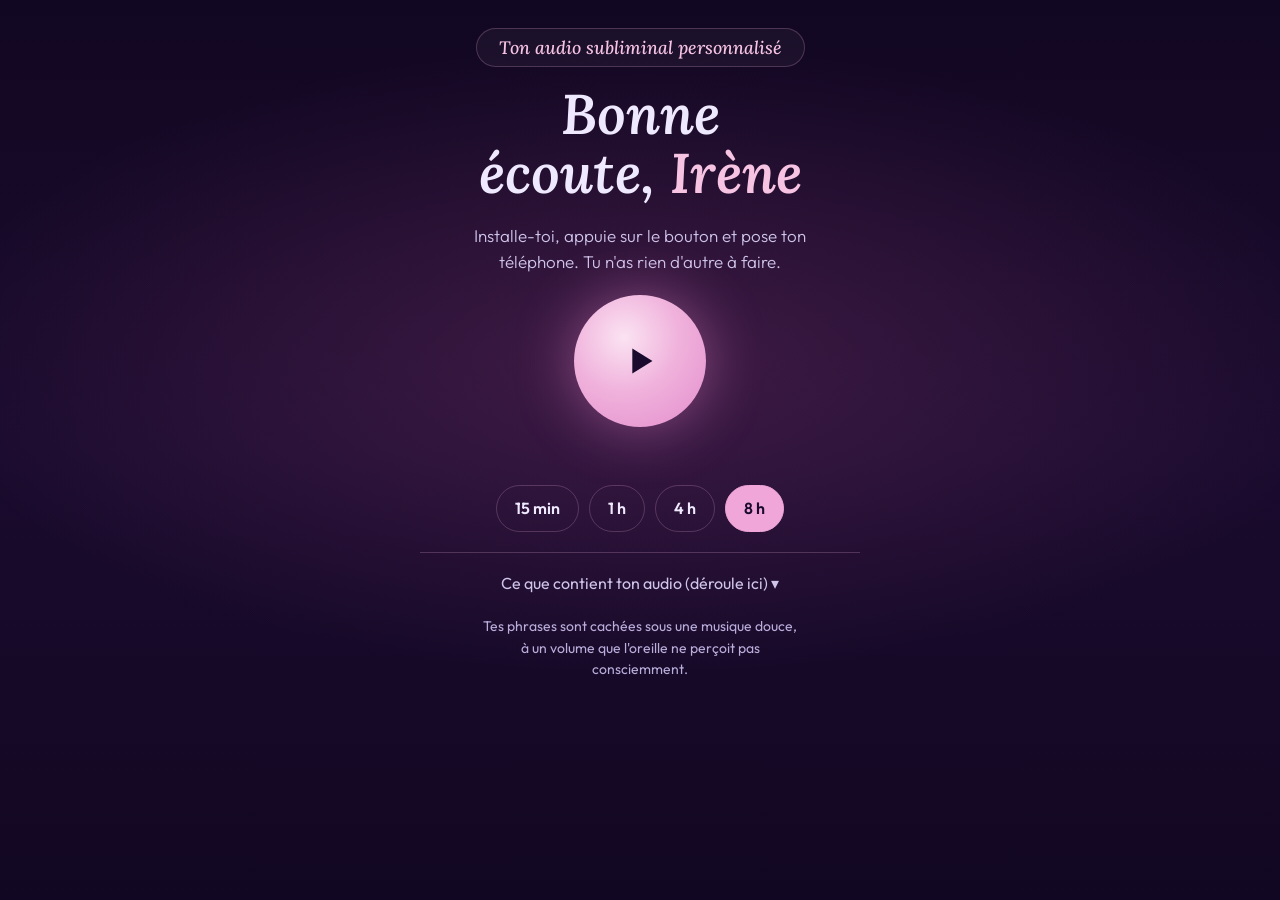
<file: 1105-irene/index.html>
<!doctype html>
<html lang="fr"><head><meta charset="utf-8"><meta name="viewport" content="width=device-width,initial-scale=1,viewport-fit=cover">
<meta name="robots" content="noindex,nofollow"><meta name="theme-color" content="#150a2e">
<meta name="apple-mobile-web-app-capable" content="yes"><meta name="apple-mobile-web-app-status-bar-style" content="black-translucent"><meta name="apple-mobile-web-app-title" content="Mon Audio">
<title>Ton audio subliminal personnalisé</title>
<link rel="stylesheet" href="../commun/page.css">
</head><body>
<script>window.PAGE={"prenom":"Irène","affirmations":["Je garde ma souveraineté en toutes circonstances","Je suis maître de mon destin","Je reste calme et ancrée en toutes circonstances","Je mérite d'être aimée comme je suis et pour qui je suis","Je ne suis pas perdante, c'est lui qui a tout perdu","Je supprime le faux profil, et mon attention revient à ma vie.","Je n'ai pas besoin de trouver les mots parfaits pour mériter d'être entendue.","Je laisse « trop traumatisée, trop sensible » glisser sur moi.","Je ne suis pas trop sensible, je ressens fort, et c'est précieux.","Quand Morgan disparaît, je reste avec moi et je continue ma journée.","Ma valeur existe déjà, avec ou sans ses excuses.","Je me libère de cette attente avec Morgan.","Je n'ai pas à prouver que je ne suis pas « trop ».","Je laisse passer quelques jours avant de répondre à Morgan.","Je suis choisie sans avoir à attendre, expliquer ou convaincre.","Mon téléphone dort de l'autre côté de la pièce, et moi aussi.","Ma porte s'ouvre quand je le décide, plus par réflexe.","Je ne suis le plan de secours de personne, je suis mon premier choix.","Mes trois rendez-vous de la semaine m'appartiennent, même quand Morgan écrit.","Je n'ai pas honte d'avoir espéré si longtemps, cet espoir disait mon cœur.","Je lâche le prince charmant de 2022 et je regarde ce que Morgan fait aujourd'hui.","Je peux aimer de tout mon cœur sans porter seule le poids.","Quand il va butiner ailleurs, je reste sur ma route, pas sur le banc.","Mon passé avec mon ex ne me disqualifie pas pour aimer sereinement.","Chaque semaine, je regarde ce que Morgan fait, et ses actes me renseignent.","Que Morgan se remette en question ou non, ma paix reste à moi.","Ce que j'ai donné à Morgan avait de la valeur, quoi qu'il ressente.","Je souhaite que Morgan me voie entière, et je commence par me voir ainsi.","Je m'exprime auprès de Morgan avec calme, sans lui demander de comptes.","Je ne joue pas contre les autres « fleurs » : je suis une personne entière, pas une option."],"audio":"audio.mp4","offre":"Audio + Analyse","stripe":""};</script>
<script src="../commun/page.js"></script>
</body></html>
</file>
<file: commun/page.css>
/* Mise en forme commune à toutes les pages d'écoute. Modifier ce fichier change toutes les pages. */
@import url('https://fonts.googleapis.com/css2?family=Lora:ital,wght@1,500;1,600&family=Outfit:wght@300;400;500;600&display=swap');
:root{--bg:#0b0618;--text:#efe9ff;--muted:#b9addb;--soft:#cfc4ea;--pink:#f7c3e3;--accent:#f0a6d8;--on:#1a0b2e;--line:rgba(247,180,222,.22);color-scheme:dark}
*{box-sizing:border-box}html,body{min-height:100%}html{scroll-behavior:smooth}@media (prefers-reduced-motion:reduce){html{scroll-behavior:auto}}
body{margin:0;color:var(--text);font:16px/1.55 Outfit,system-ui,sans-serif;background:radial-gradient(ellipse 80% 50% at 50% 40%,rgba(236,100,180,.18),transparent 70%),linear-gradient(180deg,#120722,#1a0b2e 50%,#120722) fixed,var(--bg);padding:env(safe-area-inset-top) max(16px,env(safe-area-inset-right)) env(safe-area-inset-bottom) max(16px,env(safe-area-inset-left))}
main{max-width:440px;margin:0 auto;padding:28px 0 40px;display:flex;flex-direction:column;align-items:center;gap:20px;text-align:center}
.tag{display:inline-block;font:italic 500 18px Lora,Georgia,serif;color:var(--pink);border:1px solid var(--line);border-radius:999px;padding:7px 22px;background:rgba(255,255,255,.04)}
h1{font:italic 600 clamp(42px,12vw,56px)/1.05 Lora,Georgia,serif;margin:18px 0 0;text-wrap:balance}h1 em{color:var(--pink)}
.intro{color:var(--soft);font-weight:300;font-size:17px;max-width:32ch;margin:0}
.play{width:132px;height:132px;border-radius:50%;border:0;background:radial-gradient(circle at 38% 32%,#fbe3f2 0%,#f0b2dc 45%,#e38ccc 100%);color:var(--on);cursor:pointer;display:grid;place-items:center;box-shadow:0 0 60px rgba(240,140,210,.45)}
.play svg{width:46px;height:46px}.play.on{animation:b 6s ease-in-out infinite}@keyframes b{50%{box-shadow:0 0 100px rgba(240,140,210,.7)}}
@media (prefers-reduced-motion:reduce){.play.on{animation:none}}
.play:focus-visible,.chips input:focus-visible+span{outline:2px solid var(--pink);outline-offset:4px}
.status{min-height:1.5em;color:var(--pink);font-weight:500;margin:-6px 0 0}
fieldset{border:0;margin:0;padding:0;display:grid;gap:12px;justify-items:center}
legend{font-size:13px;letter-spacing:.14em;text-transform:uppercase;color:var(--muted);margin-bottom:12px}
.chips{display:flex;flex-wrap:wrap;justify-content:center;gap:10px}.chips label{cursor:pointer}.chips input{position:absolute;opacity:0}
.chips span{display:block;padding:10px 18px;border-radius:999px;border:1px solid var(--line);font-weight:600}
.chips input:checked+span{background:var(--accent);color:var(--on);border-color:var(--accent)}
details{width:100%;border-top:1px solid var(--line);padding-top:18px}summary{cursor:pointer;list-style:none;color:var(--soft)}summary::-webkit-details-marker{display:none}summary::after{content:" ▾"}
ol{margin:18px 0 0;padding:0;list-style:none;display:grid;gap:12px;text-align:left}ol li{font:italic 500 16px/1.4 Lora,Georgia,serif}
.note{font-size:14px;color:var(--muted);max-width:36ch;margin:0}
.down{display:block;color:var(--pink);opacity:.75;margin-top:8px;padding:6px;animation:d 2.6s ease-in-out infinite}.down svg{width:30px;height:30px;display:block}
@keyframes d{50%{transform:translateY(6px)}}@media (prefers-reduced-motion:reduce){.down{animation:none}}
.down:focus-visible{outline:2px solid var(--pink);outline-offset:4px;border-radius:50%}
.up{width:100%;margin-top:28px;scroll-margin-top:24px;text-align:left;border:2px dashed rgba(247,180,222,.45);border-radius:22px;padding:20px 18px;background:rgba(150,80,180,.16);display:grid;gap:10px}
.up-t{font:italic 500 22px/1.3 Lora,Georgia,serif;color:var(--pink);margin:0}
.up-d{font-size:15.5px;color:var(--soft);margin:0}.up-d strong,.up-q strong{color:#fff;font-weight:600}
.up-l{list-style:none;margin:0;padding:0;display:grid;gap:8px;font-size:15.5px;color:var(--soft)}.up-l li::before{content:"✦ "}
.up-q{margin:4px 0 0;font-size:14.5px;line-height:1.6;color:var(--soft);background:rgba(255,255,255,.08);border:1px solid rgba(247,180,222,.3);border-radius:16px;padding:14px 16px}
.up-b{justify-self:center;display:inline-block;margin-top:6px;padding:13px 26px;border-radius:999px;background:var(--accent);color:var(--on);font-weight:600;text-decoration:none}
.up-b:focus-visible{outline:2px solid var(--pink);outline-offset:3px}
.up-b s{opacity:.55;font-weight:500;margin-left:4px}
</file>
